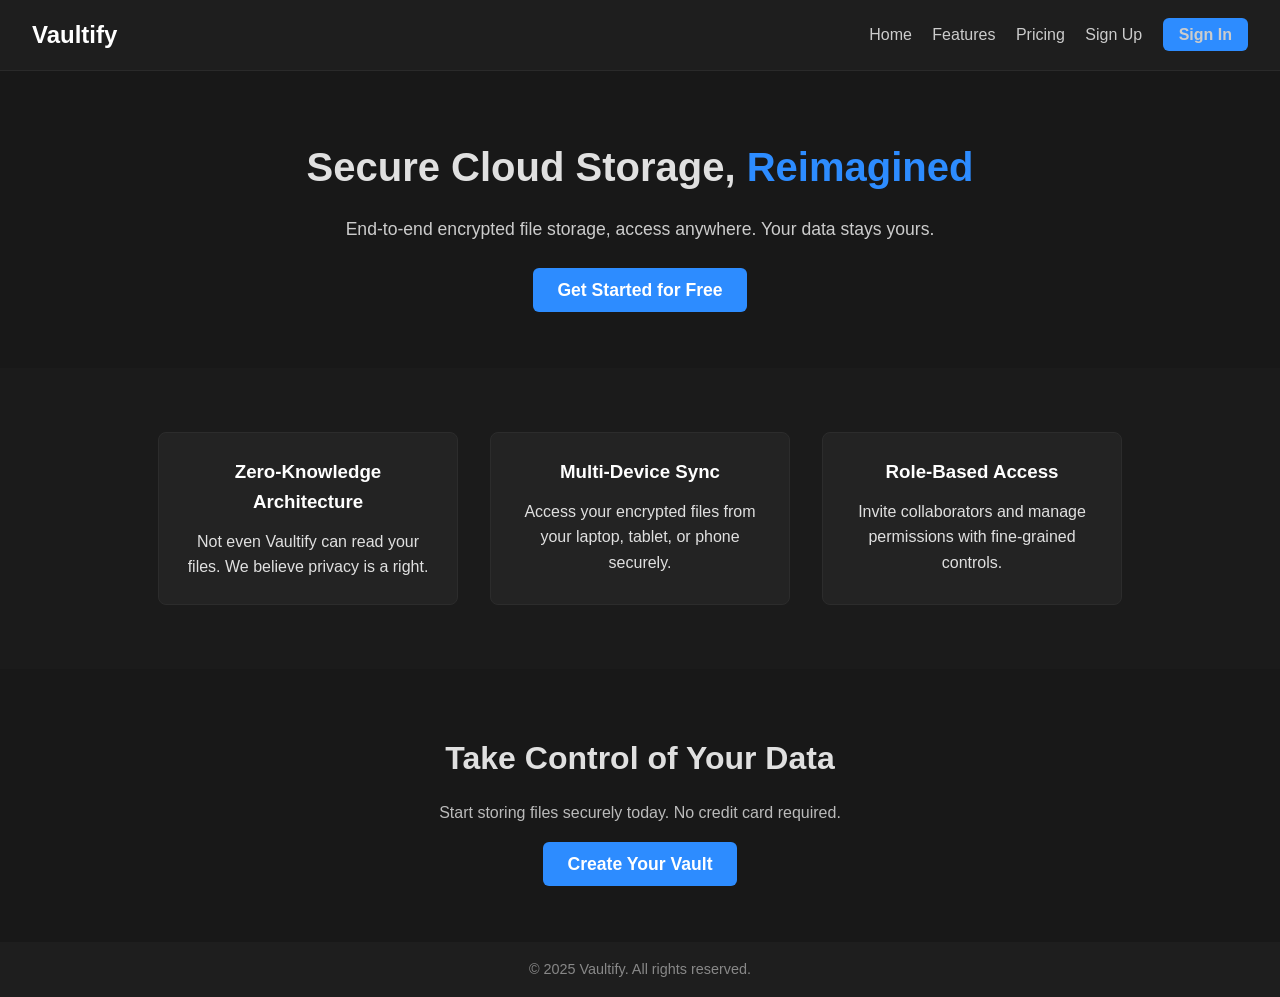
<file: static/index.html>
<!DOCTYPE html>
<html lang="en">
<head>
    <meta charset="UTF-8">
    <meta name="viewport" content="width=device-width, initial-scale=1.0">
    <title>Vaultify — Secure Cloud Storage</title>
    <link rel="stylesheet" href="styles.css">
</head>
<body>
    <header class="navbar">
        <div class="logo">Vaultify</div>
        <nav class="nav-links">
            <a href="#">Home</a>
            <a href="#">Features</a>
            <a href="#">Pricing</a>
            <a href="./signup/signup.html">Sign Up</a>
            <a href="./signin/signin.html" class="btn-primary">Sign In</a>
        </nav>
    </header>

    <section class="hero">
        <div class="hero-content">
            <h1>Secure Cloud Storage, <span class="highlight">Reimagined</span></h1>
            <p>End-to-end encrypted file storage, access anywhere. Your data stays yours.</p>
            <a href="./signup/signup.html" class="btn-primary large">Get Started for Free</a>
        </div>
    </section>

    <section class="features">
        <div class="feature">
            <h3>Zero-Knowledge Architecture</h3>
            <p>Not even Vaultify can read your files. We believe privacy is a right.</p>
        </div>
        <div class="feature">
            <h3>Multi-Device Sync</h3>
            <p>Access your encrypted files from your laptop, tablet, or phone securely.</p>
        </div>
        <div class="feature">
            <h3>Role-Based Access</h3>
            <p>Invite collaborators and manage permissions with fine-grained controls.</p>
        </div>
    </section>

    <section class="cta">
        <h2>Take Control of Your Data</h2>
        <p>Start storing files securely today. No credit card required.</p>
        <a href="signup.html" class="btn-primary large">Create Your Vault</a>
    </section>

    <footer class="footer">
        <p>&copy; 2025 Vaultify. All rights reserved.</p>
    </footer>
</body>
</html>
</file>
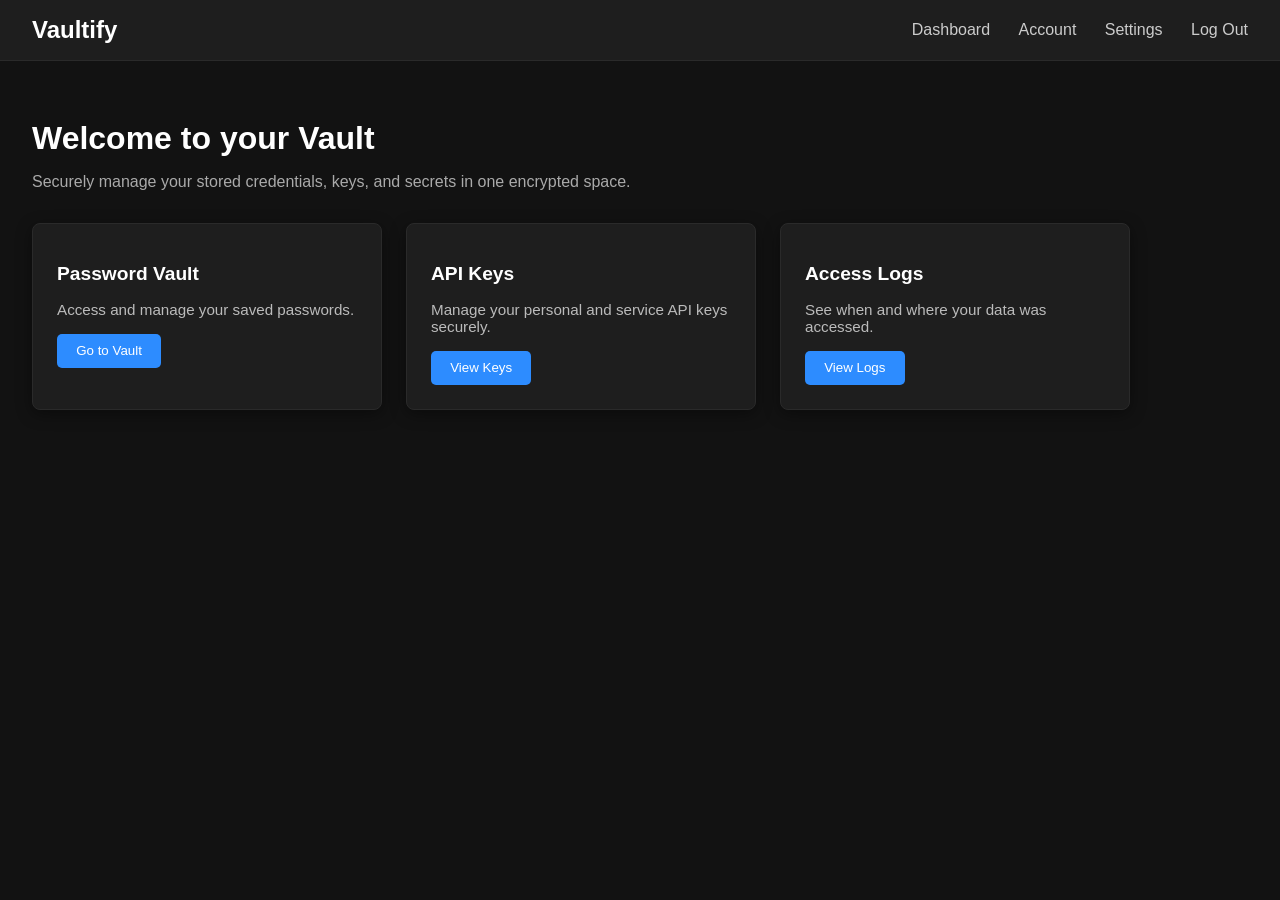
<file: static/dashboard/dashboard.html>
<!DOCTYPE html>
<html lang="en">
<head>
    <meta charset="UTF-8">
    <meta name="viewport" content="width=device-width, initial-scale=1.0">
    <title>Dashboard — Vaultify</title>
    <link rel="stylesheet" href="dashboard.css">
</head>
<body>
    <header class="navbar">
        <div class="logo">Vaultify</div>
        <nav class="nav-links">
            <a href="#">Dashboard</a>
            <a href="#">Account</a>
            <a href="#">Settings</a>
            <a href="/logout">Log Out</a>
        </nav>
    </header>

    <main class="main-content">
        <section class="welcome">
            <h1>Welcome to your Vault</h1>
            <p>Securely manage your stored credentials, keys, and secrets in one encrypted space.</p>
        </section>

        <section class="cards">
            <div class="card">
                <h2>Password Vault</h2>
                <p>Access and manage your saved passwords.</p>
                <button>Go to Vault</button>
            </div>
            <div class="card">
                <h2>API Keys</h2>
                <p>Manage your personal and service API keys securely.</p>
                <button>View Keys</button>
            </div>
            <div class="card">
                <h2>Access Logs</h2>
                <p>See when and where your data was accessed.</p>
                <button>View Logs</button>
            </div>
        </section>
    </main>
</body>
</html>
</file>
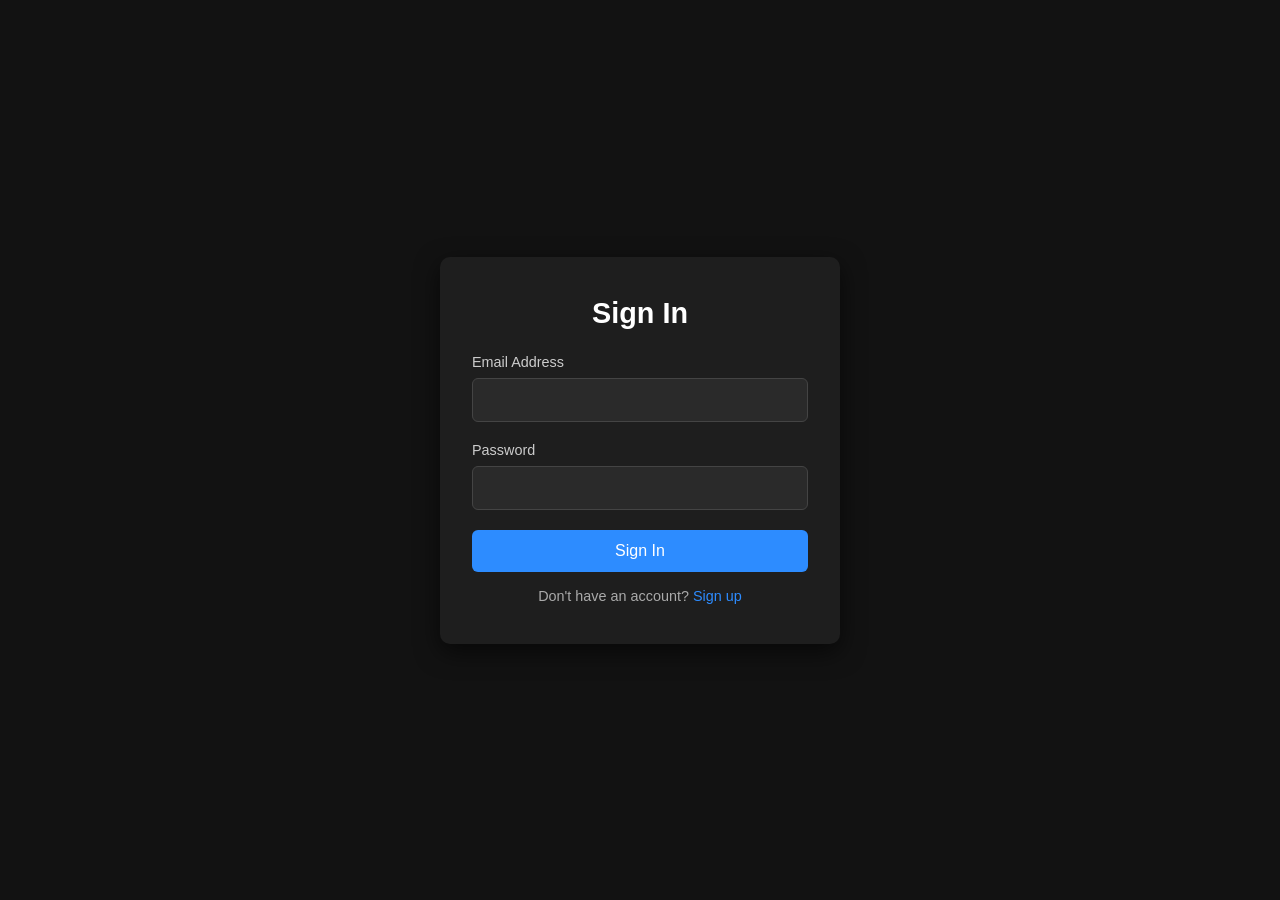
<file: static/signin/signin.html>
<!DOCTYPE html>
<html lang="en">
    <head>
        <meta charset="UTF-8">
        <meta name="viewport" content="width=device-width, initial-scale=1.0">
        <title>Sign In — Vaultify</title>
        <link rel="stylesheet" href="signin.css">
        <script src="./signin.js"></script>
    </head>
<body>
    <div class="login-container">
        <form id="login" class="login-form">
            <h2>Sign In</h2>
            <div class="input-group">
                <label for="email">Email Address</label>
                <input type="email" id="email" name="email" required>
            </div>

            <div class="input-group">
                <label for="password">Password</label>
                <input type="password" id="password" name="password" required>
            </div>

            <p id="status"></p>

            <button type="submit">Sign In</button>
            <p class="signup-link">Don't have an account? <a href="../signup/signup.html">Sign up</a></p>
        </form>
    </div>
</body>
</html>
</file>
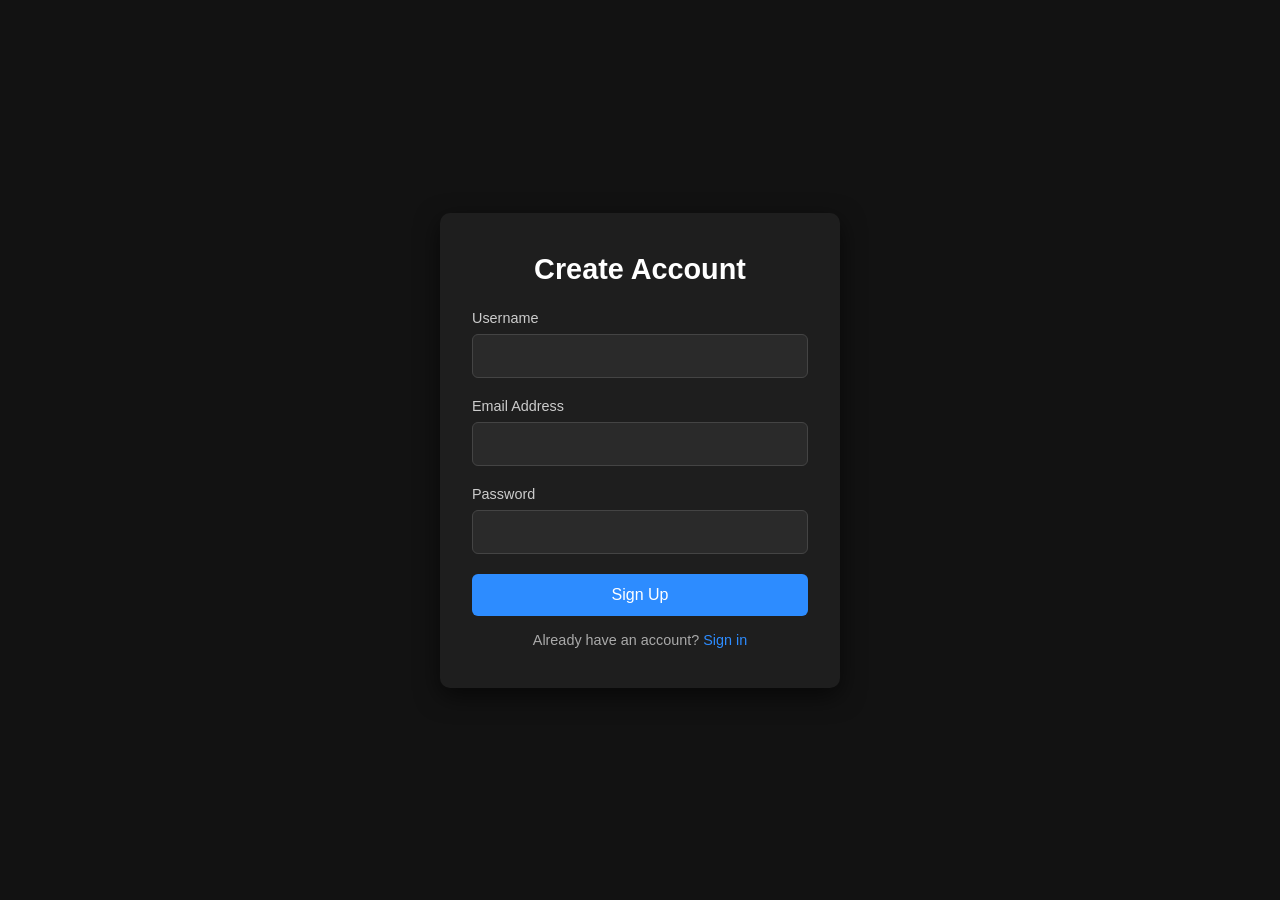
<file: static/signup/signup.html>
<!DOCTYPE html>
<html lang="en">
<head>
    <meta charset="UTF-8">
    <meta name="viewport" content="width=device-width, initial-scale=1.0">
    <title>Sign Up — Vaultify</title>
    <link rel="stylesheet" href="signup.css">
</head>
<body>
    <div class="signup-container">
        <form id="signup" class="signup-form">
            <h2>Create Account</h2>

            <div class="input-group">
                <label for="username">Username</label>
                <input type="text" id="username" name="username" required>
            </div>

            <div class="input-group">
                <label for="email">Email Address</label>
                <input type="email" id="email" name="email" required>
            </div>

            <div class="input-group">
                <label for="password">Password</label>
                <input type="password" id="password" name="password" required>
            </div>

            <button type="submit">Sign Up</button>
            <p class="signin-link">Already have an account? <a href="../signin/signin.html">Sign in</a></p>
        </form>
    </div>

    <script src="./signup.js"></script>
</body>
</html>
</file>
<file: static/styles.css>
/* Base styles */
* {
    margin: 0;
    padding: 0;
    box-sizing: border-box;
}

body {
    background-color: #121212;
    color: #e0e0e0;
    font-family: 'Segoe UI', Tahoma, Geneva, Verdana, sans-serif;
    line-height: 1.6;
}

/* Navbar */
.navbar {
    display: flex;
    justify-content: space-between;
    align-items: center;
    padding: 1rem 2rem;
    background-color: #1e1e1e;
    border-bottom: 1px solid #2a2a2a;
}

.logo {
    font-size: 1.5rem;
    font-weight: bold;
    color: #ffffff;
}

.nav-links a {
    margin-left: 1rem;
    text-decoration: none;
    color: #cccccc;
    transition: color 0.3s;
}

.nav-links a:hover {
    color: #2d8cff;
}

.btn-primary {
    background-color: #2d8cff;
    color: white;
    padding: 0.5rem 1rem;
    border-radius: 6px;
    text-decoration: none;
    font-weight: bold;
    transition: background-color 0.3s;
}

.btn-primary:hover {
    background-color: #1c6fe8;
}

.btn-primary.large {
    padding: 0.75rem 1.5rem;
    font-size: 1.1rem;
}

/* Hero Section */
.hero {
    text-align: center;
    padding: 4rem 2rem;
    background-color: #181818;
}

.hero h1 {
    font-size: 2.5rem;
    margin-bottom: 1rem;
}

.highlight {
    color: #2d8cff;
}


.hero p {
    font-size: 1.1rem;
    margin-bottom: 2rem;
    color: #cccccc;
}

/* Features Section */
.features {
    display: flex;
    flex-wrap: wrap;
    justify-content: center;
    padding: 3rem 2rem;
    background-color: #1b1b1b;
}

.feature {
    flex: 1 1 300px;
    max-width: 300px;
    margin: 1rem;
    background-color: #232323;
    padding: 1.5rem;
    border-radius: 8px;
    text-align: center;
    border: 1px solid #2c2c2c;
}

.feature h3 {
    margin-bottom: 0.75rem;
    color: #ffffff;
}

/* CTA Section */
.cta {
    text-align: center;
    padding: 4rem 2rem;
    background-color: #181818;
}

.cta h2 {
    font-size: 2rem;
    margin-bottom: 1rem;
}

.cta p {
    margin-bottom: 1.5rem;
    color: #bbbbbb;
}

/* Footer */
.footer {
    text-align: center;
    padding: 1rem;
    background-color: #1e1e1e;
    font-size: 0.9rem;
    color: #888888;
}
</file>
<file: static/dashboard/dashboard.css>
/* Navbar */
.navbar {
    display: flex;
    justify-content: space-between;
    align-items: center;
    background-color: #1e1e1e;
    padding: 1rem 2rem;
    border-bottom: 1px solid #2a2a2a;
}

.logo {
    font-size: 1.5rem;
    font-weight: bold;
    color: #ffffff;
}

.nav-links a {
    margin-left: 1.5rem;
    color: #cccccc;
    text-decoration: none;
    transition: color 0.3s;
}

.nav-links a:hover {
    color: #2d8cff;
}

/* Main dashboard area */
body {
    margin: 0;
    font-family: Arial, sans-serif;
    background-color: #121212;
    color: #ffffff;
}

.main-content {
    padding: 2rem;
}

.welcome {
    margin-bottom: 2rem;
}

.welcome h1 {
    font-size: 2rem;
    margin-bottom: 0.5rem;
}

.welcome p {
    color: #aaaaaa;
}

/* Cards */
.cards {
    display: flex;
    flex-wrap: wrap;
    gap: 1.5rem;
}

.card {
    background-color: #1e1e1e;
    border: 1px solid #2a2a2a;
    border-radius: 8px;
    padding: 1.5rem;
    width: 300px;
    box-shadow: 0 4px 16px rgba(0, 0, 0, 0.4);
}

.card h2 {
    font-size: 1.2rem;
    margin-bottom: 0.5rem;
}

.card p {
    font-size: 0.95rem;
    color: #bbbbbb;
    margin-bottom: 1rem;
}

.card button {
    background-color: #2d8cff;
    border: none;
    color: white;
    padding: 0.6rem 1.2rem;
    border-radius: 5px;
    cursor: pointer;
    transition: background-color 0.3s;
}

.card button:hover {
    background-color: #1a6ddf;
}
</file>
<file: static/signin/signin.css>
/* Reset and base styles */
* {
    margin: 0;
    padding: 0;
    box-sizing: border-box;
}

body {
    font-family: 'Segoe UI', Tahoma, Geneva, Verdana, sans-serif;
    background: #121212; /* Dark background */
    height: 100vh;
    display: flex;
    justify-content: center;
    align-items: center;
    color: #e0e0e0; /* Light text */
}

/* Container for the login form */
.login-container {
    background-color: #1e1e1e; /* Slightly lighter container background */
    padding: 2.5rem 2rem;
    border-radius: 10px;
    box-shadow: 0 8px 24px rgba(0, 0, 0, 0.6);
    width: 100%;
    max-width: 400px;
}

/* Form heading */
.login-form h2 {
    margin-bottom: 1.5rem;
    font-size: 1.8rem;
    text-align: center;
    color: #ffffff;
}

/* Input groups */
.input-group {
    margin-bottom: 1.25rem;
    display: flex;
    flex-direction: column;
}

.input-group label {
    font-size: 0.9rem;
    margin-bottom: 0.5rem;
    color: #cccccc;
}

.input-group input {
    padding: 0.75rem;
    border: 1px solid #444444;
    border-radius: 6px;
    font-size: 1rem;
    background-color: #2a2a2a;
    color: #f0f0f0;
    transition: border-color 0.3s, background-color 0.3s;
}

.input-group input:focus {
    border-color: #888888;
    background-color: #333333;
    outline: none;
}

/* Submit button */
button[type="submit"] {
    background-color: #2d8cff; /* Accent color */
    color: white;
    padding: 0.75rem;
    width: 100%;
    border: none;
    border-radius: 6px;
    font-size: 1rem;
    cursor: pointer;
    transition: background-color 0.3s ease-in-out;
}

button[type="submit"]:hover {
    background-color: #1c6fe8;
}

/* Sign up link */
.signup-link {
    text-align: center;
    margin-top: 1rem;
    font-size: 0.9rem;
    color: #aaaaaa;
}

.signup-link a {
    color: #2d8cff;
    text-decoration: none;
    font-weight: 500;
}

.signup-link a:hover {
    text-decoration: underline;
}
</file>
<file: static/signup/signup.css>
/* Reset and base styles */
* {
    margin: 0;
    padding: 0;
    box-sizing: border-box;
}

body {
    font-family: 'Segoe UI', Tahoma, Geneva, Verdana, sans-serif;
    background: #121212; /* Dark background */
    height: 100vh;
    display: flex;
    justify-content: center;
    align-items: center;
    color: #e0e0e0;
}

/* Container for the signup form */
.signup-container {
    background-color: #1e1e1e;
    padding: 2.5rem 2rem;
    border-radius: 10px;
    box-shadow: 0 8px 24px rgba(0, 0, 0, 0.6);
    width: 100%;
    max-width: 400px;
}

/* Form heading */
.signup-form h2 {
    margin-bottom: 1.5rem;
    font-size: 1.8rem;
    text-align: center;
    color: #ffffff;
}

/* Input groups */
.input-group {
    margin-bottom: 1.25rem;
    display: flex;
    flex-direction: column;
}

.input-group label {
    font-size: 0.9rem;
    margin-bottom: 0.5rem;
    color: #cccccc;
}

.input-group input {
    padding: 0.75rem;
    border: 1px solid #444444;
    border-radius: 6px;
    font-size: 1rem;
    background-color: #2a2a2a;
    color: #f0f0f0;
    transition: border-color 0.3s, background-color 0.3s;
}

.input-group input:focus {
    border-color: #888888;
    background-color: #333333;
    outline: none;
}

/* Submit button */
button[type="submit"] {
    background-color: #2d8cff;
    color: white;
    padding: 0.75rem;
    width: 100%;
    border: none;
    border-radius: 6px;
    font-size: 1rem;
    cursor: pointer;
    transition: background-color 0.3s ease-in-out;
}

button[type="submit"]:hover {
    background-color: #1c6fe8;
}

/* Sign-in link */
.signin-link {
    text-align: center;
    margin-top: 1rem;
    font-size: 0.9rem;
    color: #aaaaaa;
}

.signin-link a {
    color: #2d8cff;
    text-decoration: none;
    font-weight: 500;
}

.signin-link a:hover {
    text-decoration: underline;
}
</file>
